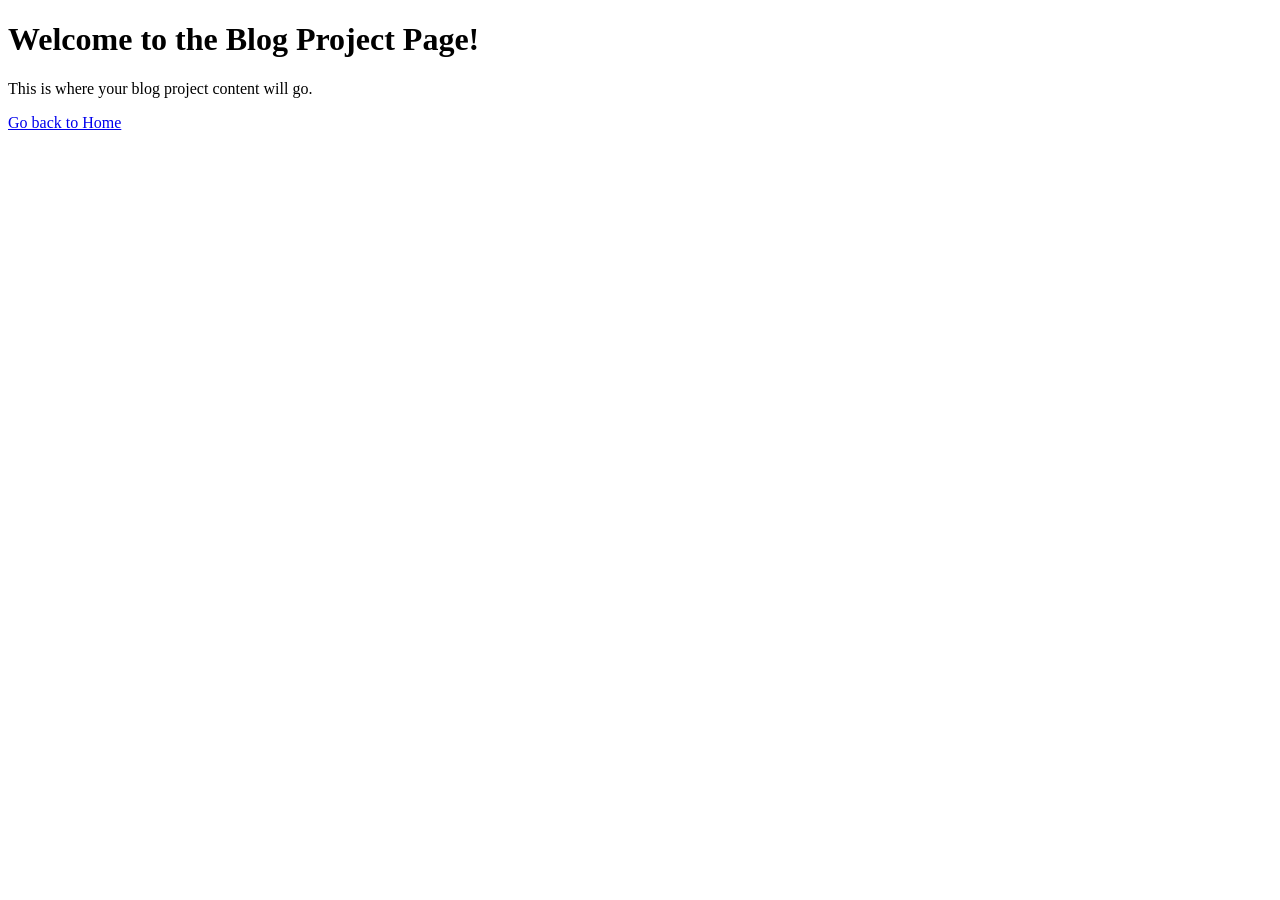
<file: convonet_assets/templates/blog_project.html>
<!DOCTYPE html>
<html lang="en">
<head>
    <meta charset="UTF-8">
    <meta name="viewport" content="width=device-width, initial-scale=1.0">
    <title>Blog Project</title>
</head>
<body>
    <h1>Welcome to the Blog Project Page!</h1>
    <p>This is where your blog project content will go.</p>
    <a href="{{ url_for('home') }}">Go back to Home</a>
</body>
</html>
</file>
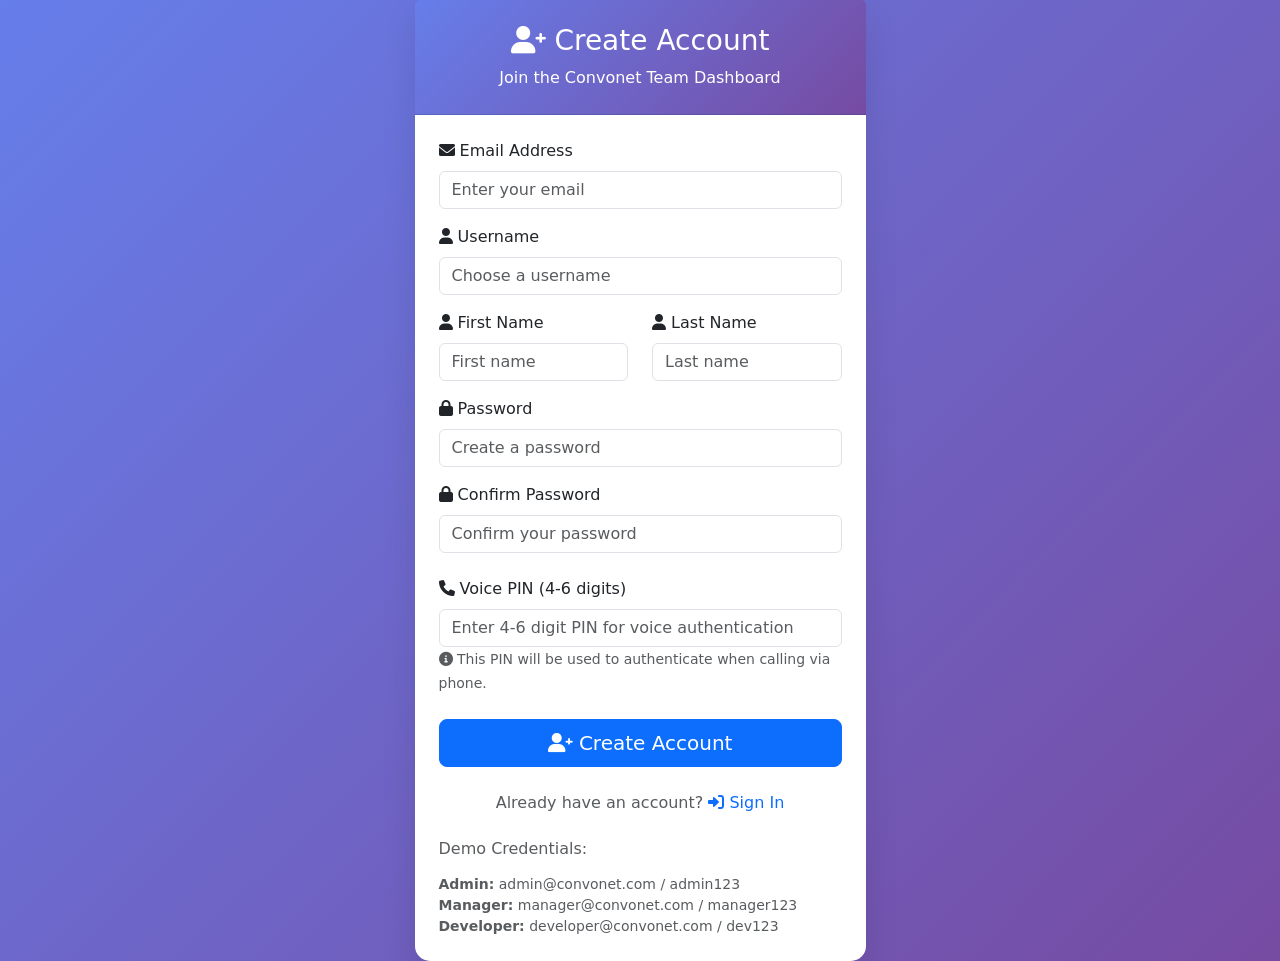
<file: convonet_assets/templates/register.html>
<!DOCTYPE html>
<html lang="en">
<head>
    <meta charset="UTF-8">
    <meta name="viewport" content="width=device-width, initial-scale=1.0">
    <title>Register - Convonet Team Dashboard</title>
    <link href="https://cdn.jsdelivr.net/npm/bootstrap@5.1.3/dist/css/bootstrap.min.css" rel="stylesheet">
    <link href="https://cdnjs.cloudflare.com/ajax/libs/font-awesome/6.0.0/css/all.min.css" rel="stylesheet">
    <style>
        body {
            background: linear-gradient(135deg, #667eea 0%, #764ba2 100%);
            min-height: 100vh;
            display: flex;
            align-items: center;
        }
        .register-card {
            box-shadow: 0 15px 35px rgba(0, 0, 0, 0.1);
            border-radius: 15px;
            border: none;
        }
        .register-header {
            background: linear-gradient(135deg, #667eea 0%, #764ba2 100%);
            color: white;
            border-radius: 15px 15px 0 0;
        }
    </style>
</head>
<body>
    <div class="container">
        <div class="row justify-content-center">
            <div class="col-md-6 col-lg-5">
                <div class="card register-card">
                    <div class="card-header register-header text-center py-4">
                        <h3><i class="fas fa-user-plus"></i> Create Account</h3>
                        <p class="mb-0">Join the Convonet Team Dashboard</p>
                    </div>
                    <div class="card-body p-4">
                        <form id="register-form">
                            <div class="mb-3">
                                <label for="email" class="form-label">
                                    <i class="fas fa-envelope"></i> Email Address
                                </label>
                                <input type="email" class="form-control" id="email" required 
                                       placeholder="Enter your email">
                            </div>
                            
                            <div class="mb-3">
                                <label for="username" class="form-label">
                                    <i class="fas fa-user"></i> Username
                                </label>
                                <input type="text" class="form-control" id="username" required 
                                       placeholder="Choose a username">
                            </div>
                            
                            <div class="row">
                                <div class="col-md-6">
                                    <div class="mb-3">
                                        <label for="first-name" class="form-label">
                                            <i class="fas fa-user"></i> First Name
                                        </label>
                                        <input type="text" class="form-control" id="first-name" required 
                                               placeholder="First name">
                                    </div>
                                </div>
                                <div class="col-md-6">
                                    <div class="mb-3">
                                        <label for="last-name" class="form-label">
                                            <i class="fas fa-user"></i> Last Name
                                        </label>
                                        <input type="text" class="form-control" id="last-name" required 
                                               placeholder="Last name">
                                    </div>
                                </div>
                            </div>
                            
                            <div class="mb-3">
                                <label for="password" class="form-label">
                                    <i class="fas fa-lock"></i> Password
                                </label>
                                <input type="password" class="form-control" id="password" required 
                                       placeholder="Create a password">
                            </div>
                            
                            <div class="mb-4">
                                <label for="confirm-password" class="form-label">
                                    <i class="fas fa-lock"></i> Confirm Password
                                </label>
                                <input type="password" class="form-control" id="confirm-password" required 
                                       placeholder="Confirm your password">
                            </div>
                            
                            <div class="mb-4">
                                <label for="voice-pin" class="form-label">
                                    <i class="fas fa-phone"></i> Voice PIN (4-6 digits)
                                </label>
                                <input type="text" class="form-control" id="voice-pin" 
                                       pattern="[0-9]{4,6}" 
                                       maxlength="6"
                                       placeholder="Enter 4-6 digit PIN for voice authentication"
                                       title="Enter a 4-6 digit PIN for voice authentication">
                                <small class="form-text text-muted">
                                    <i class="fas fa-info-circle"></i> This PIN will be used to authenticate when calling via phone.
                                </small>
                            </div>
                            
                            <div class="d-grid">
                                <button type="submit" class="btn btn-primary btn-lg">
                                    <i class="fas fa-user-plus"></i> Create Account
                                </button>
                            </div>
                        </form>
                        
                        <div class="text-center mt-4">
                            <p class="text-muted">
                                Already have an account? 
                                <a href="/team-dashboard" class="text-decoration-none">
                                    <i class="fas fa-sign-in-alt"></i> Sign In
                                </a>
                            </p>
                        </div>
                        
                        <div class="mt-4">
                            <h6 class="text-muted mb-3">Demo Credentials:</h6>
                            <div class="small text-muted">
                                <div><strong>Admin:</strong> admin@convonet.com / admin123</div>
                                <div><strong>Manager:</strong> manager@convonet.com / manager123</div>
                                <div><strong>Developer:</strong> developer@convonet.com / dev123</div>
                            </div>
                        </div>
                    </div>
                </div>
            </div>
        </div>
    </div>

    <script src="https://cdn.jsdelivr.net/npm/bootstrap@5.1.3/dist/js/bootstrap.bundle.min.js"></script>
    <script>
        document.getElementById('register-form').addEventListener('submit', async function(e) {
            e.preventDefault();
            
            const email = document.getElementById('email').value;
            const username = document.getElementById('username').value;
            const firstName = document.getElementById('first-name').value;
            const lastName = document.getElementById('last-name').value;
            const password = document.getElementById('password').value;
            const confirmPassword = document.getElementById('confirm-password').value;
            const voicePin = document.getElementById('voice-pin').value;
            
            // Validation
            if (!email || !username || !firstName || !lastName || !password) {
                showAlert('Please fill in all required fields', 'warning');
                return;
            }
            
            if (password !== confirmPassword) {
                showAlert('Passwords do not match', 'danger');
                return;
            }
            
            if (password.length < 6) {
                showAlert('Password must be at least 6 characters long', 'warning');
                return;
            }
            
            // Validate PIN if provided
            if (voicePin && (voicePin.length < 4 || voicePin.length > 6 || !/^\d+$/.test(voicePin))) {
                showAlert('Voice PIN must be 4-6 digits', 'warning');
                return;
            }
            
            // Show loading state
            const submitBtn = document.querySelector('button[type="submit"]');
            const originalText = submitBtn.innerHTML;
            submitBtn.innerHTML = '<i class="fas fa-spinner fa-spin"></i> Creating Account...';
            submitBtn.disabled = true;
            
            try {
                const response = await fetch('/anthropic/api/auth/register', {
                    method: 'POST',
                    headers: {
                        'Content-Type': 'application/json'
                    },
                    body: JSON.stringify({
                        email,
                        username,
                        first_name: firstName,
                        last_name: lastName,
                        password,
                        voice_pin: voicePin || null
                    })
                });
                
                const data = await response.json();
                
                if (response.ok) {
                    showAlert('Account created successfully! Redirecting to login...', 'success');
                    setTimeout(() => {
                        window.location.href = '/team-dashboard';
                    }, 2000);
                } else {
                    showAlert('Registration failed: ' + data.error, 'danger');
                }
            } catch (error) {
                showAlert('Registration error: ' + error.message, 'danger');
            } finally {
                // Reset button
                submitBtn.innerHTML = originalText;
                submitBtn.disabled = false;
            }
        });
        
        function showAlert(message, type) {
            // Remove existing alerts
            const existingAlerts = document.querySelectorAll('.alert');
            existingAlerts.forEach(alert => alert.remove());
            
            // Create new alert
            const alertDiv = document.createElement('div');
            alertDiv.className = `alert alert-${type} alert-dismissible fade show`;
            alertDiv.innerHTML = `
                ${message}
                <button type="button" class="btn-close" data-bs-dismiss="alert"></button>
            `;
            
            // Insert alert at the top of the form
            const form = document.getElementById('register-form');
            form.parentNode.insertBefore(alertDiv, form);
            
            // Auto-dismiss after 5 seconds
            setTimeout(() => {
                if (alertDiv.parentNode) {
                    alertDiv.remove();
                }
            }, 5000);
        }
        
        // Password strength indicator
        document.getElementById('password').addEventListener('input', function() {
            const password = this.value;
            const strength = getPasswordStrength(password);
            // You could add a visual strength indicator here
        });
        
        function getPasswordStrength(password) {
            let strength = 0;
            if (password.length >= 8) strength++;
            if (/[A-Z]/.test(password)) strength++;
            if (/[a-z]/.test(password)) strength++;
            if (/[0-9]/.test(password)) strength++;
            if (/[^A-Za-z0-9]/.test(password)) strength++;
            return strength;
        }
    </script>
</body>
</html>
</file>
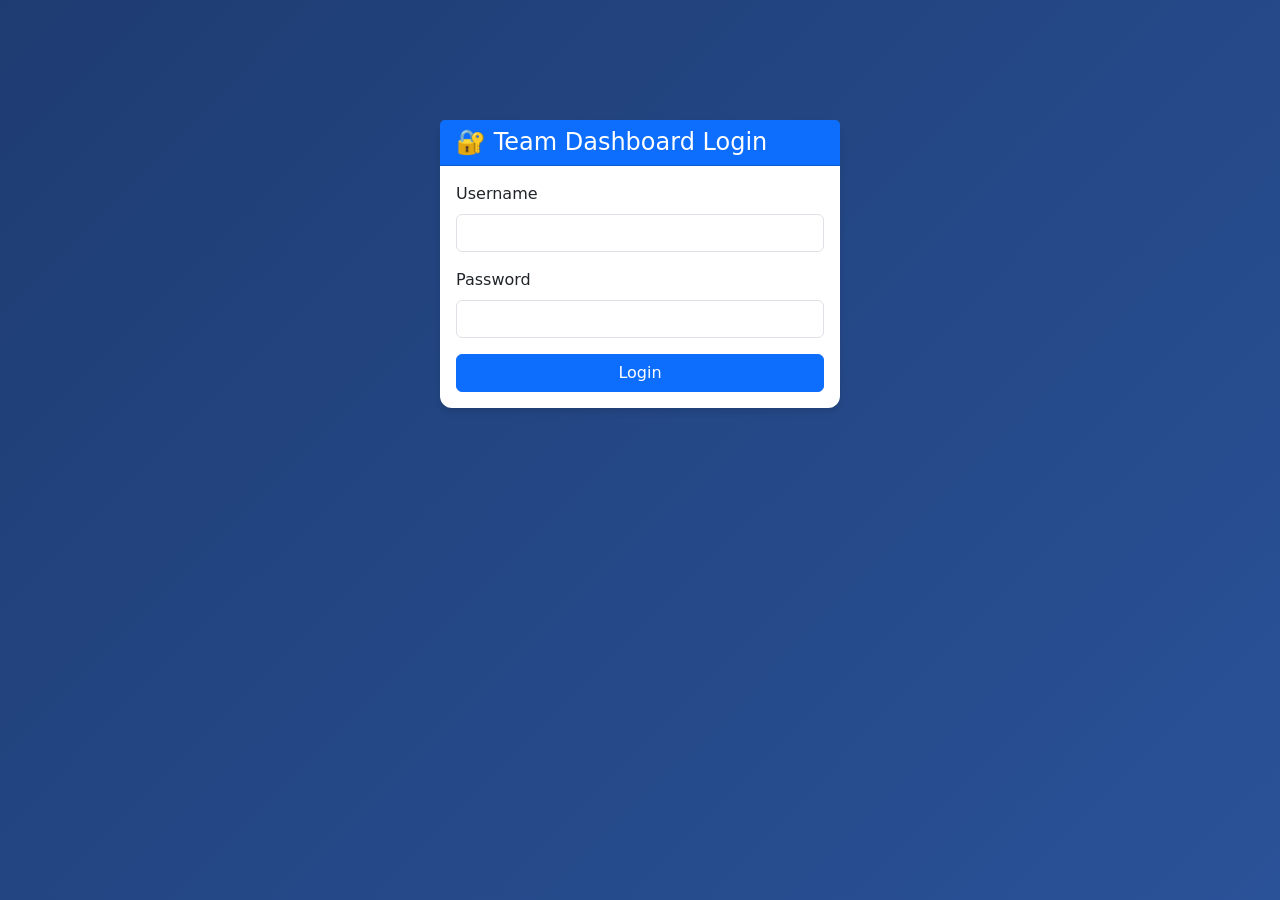
<file: convonet_assets/templates/team_dashboard.html>
<!DOCTYPE html>
<html lang="en">
<head>
    <meta charset="UTF-8">
    <meta name="viewport" content="width=device-width, initial-scale=1.0">
    <title>Team Dashboard - Convonet</title>
    <link href="https://cdn.jsdelivr.net/npm/bootstrap@5.3.0/dist/css/bootstrap.min.css" rel="stylesheet">
    <style>
        body {
            background: linear-gradient(135deg, #1e3c72 0%, #2a5298 100%);
            min-height: 100vh;
            padding: 20px 0;
        }
        
        .dashboard-container {
            max-width: 1400px;
            margin: 0 auto;
        }
        
        .card {
            border: none;
            border-radius: 12px;
            box-shadow: 0 4px 6px rgba(0, 0, 0, 0.1);
            margin-bottom: 20px;
        }
        
        .login-card {
            max-width: 400px;
            margin: 100px auto;
        }
        
        .team-selector {
            background: #f8f9fa;
            padding: 15px;
            border-radius: 8px;
            margin-bottom: 20px;
        }
        
        .todo-item, .calendar-item {
            border-left: 4px solid #007bff;
            padding: 10px;
            margin-bottom: 10px;
            background: #f8f9fa;
            border-radius: 0 8px 8px 0;
        }
        
        .calendar-item {
            border-left-color: #28a745;
        }
        
        .team-member {
            display: flex;
            align-items: center;
            padding: 10px;
            border-bottom: 1px solid #e9ecef;
        }
        
        .team-member:last-child {
            border-bottom: none;
        }
        
        .member-avatar {
            width: 40px;
            height: 40px;
            border-radius: 50%;
            background: #007bff;
            color: white;
            display: flex;
            align-items: center;
            justify-content: center;
            font-weight: bold;
            margin-right: 10px;
        }
        
        .status-badge {
            font-size: 12px;
            padding: 4px 8px;
            border-radius: 20px;
        }
        
        .status-online {
            background: #d4edda;
            color: #155724;
        }
        
        .status-offline {
            background: #f8d7da;
            color: #721c24;
        }
        
        .chat-message {
            padding: 10px;
            margin-bottom: 10px;
            background: #f8f9fa;
            border-radius: 8px;
        }
        
        .chat-message.own {
            background: #007bff;
            color: white;
            margin-left: 20%;
        }
        
        .token-display {
            font-family: monospace;
            font-size: 11px;
            word-break: break-all;
            background: #f8f9fa;
            padding: 10px;
            border-radius: 4px;
        }
    </style>
</head>
<body>
    <div class="dashboard-container">
        <!-- Login Section -->
        <div id="loginSection" class="login-card">
            <div class="card">
                <div class="card-header bg-primary text-white">
                    <h4 class="mb-0">🔐 Team Dashboard Login</h4>
                </div>
                <div class="card-body">
                    <form id="loginForm">
                        <div class="mb-3">
                            <label class="form-label">Username</label>
                            <input type="text" class="form-control" id="username" required>
                        </div>
                        <div class="mb-3">
                            <label class="form-label">Password</label>
                            <input type="password" class="form-control" id="password" required>
                        </div>
                        <button type="submit" class="btn btn-primary w-100">Login</button>
                    </form>
                    <div id="loginError" class="alert alert-danger mt-3 d-none"></div>
                </div>
            </div>
        </div>
        
        <!-- Main Dashboard -->
        <div id="dashboardSection" style="display: none;">
            <!-- Header -->
            <div class="card">
                <div class="card-body d-flex justify-content-between align-items-center">
                    <h2 class="mb-0">👥 Team Dashboard</h2>
                    <div>
                        <span id="currentUser" class="me-3"></span>
                        <button class="btn btn-outline-danger btn-sm" onclick="logout()">Logout</button>
                    </div>
                </div>
            </div>
            
            <!-- Team Selector -->
            <div class="team-selector">
                <div class="row align-items-center">
                    <div class="col-md-6">
                        <select id="teamSelect" class="form-select" onchange="changeTeam()">
                            <option value="">Select a team...</option>
                        </select>
                    </div>
                    <div class="col-md-6">
                        <button class="btn btn-success me-2" onclick="showCreateTeamModal()">+ Create Team</button>
                        <button class="btn btn-primary" onclick="showAddMemberModal()">+ Add Member</button>
                    </div>
                </div>
            </div>
            
            <!-- Dashboard Content -->
            <div class="row">
                <!-- Team Members -->
                <div class="col-md-4">
                    <div class="card">
                        <div class="card-header bg-info text-white">
                            <h5 class="mb-0">👥 Team Members</h5>
                        </div>
                        <div class="card-body" id="teamMembers">
                            <!-- Members will be loaded here -->
                        </div>
                    </div>
                    
                    <!-- Team Chat -->
                    <div class="card">
                        <div class="card-header bg-secondary text-white">
                            <h5 class="mb-0">💬 Team Chat</h5>
                        </div>
                        <div class="card-body" style="height: 300px; overflow-y: auto;" id="chatMessages">
                            <!-- Chat messages -->
                        </div>
                        <div class="card-footer">
                            <div class="input-group">
                                <input type="text" class="form-control" id="chatInput" placeholder="Type message...">
                                <button class="btn btn-primary" onclick="sendChatMessage()">Send</button>
                            </div>
                        </div>
                    </div>
                </div>
                
                <!-- Todo List -->
                <div class="col-md-4">
                    <div class="card">
                        <div class="card-header bg-warning text-dark">
                            <h5 class="mb-0">📝 Team Tasks</h5>
                        </div>
                        <div class="card-body">
                            <div class="input-group mb-3">
                                <input type="text" class="form-control" id="newTask" placeholder="Add new task...">
                                <button class="btn btn-warning" onclick="addTask()">Add</button>
                            </div>
                            <div id="todoList">
                                <!-- Tasks will be loaded here -->
                            </div>
                        </div>
                    </div>
                    
                    <!-- Calendar Events -->
                    <div class="card">
                        <div class="card-header bg-success text-white">
                            <h5 class="mb-0">📅 Upcoming Events</h5>
                        </div>
                        <div class="card-body" id="calendarEvents">
                            <!-- Events will be loaded here -->
                        </div>
                    </div>
                </div>
                
                <!-- API Status & Tokens -->
                <div class="col-md-4">
                    <div class="card">
                        <div class="card-header bg-dark text-white">
                            <h5 class="mb-0">🔧 API Status</h5>
                        </div>
                        <div class="card-body">
                            <div class="mb-3">
                                <h6>Connection Status</h6>
                                <span id="apiStatus" class="badge bg-secondary">Checking...</span>
                            </div>
                            <div class="mb-3">
                                <h6>Authentication Token</h6>
                                <div id="tokenDisplay" class="token-display">Not logged in</div>
                            </div>
                            <div class="mb-3">
                                <h6>Refresh Token</h6>
                                <div id="refreshTokenDisplay" class="token-display">Not available</div>
                            </div>
                            <button class="btn btn-outline-primary btn-sm" onclick="refreshToken()">Refresh Token</button>
                        </div>
                    </div>
                    
                    <!-- Quick Actions -->
                    <div class="card">
                        <div class="card-header bg-primary text-white">
                            <h5 class="mb-0">⚡ Quick Actions</h5>
                        </div>
                        <div class="card-body">
                            <button class="btn btn-primary w-100 mb-2" onclick="syncWithCalendar()">Sync Calendar</button>
                            <button class="btn btn-info w-100 mb-2" onclick="loadTeamAnalytics()">View Analytics</button>
                            <button class="btn btn-warning w-100" onclick="exportTeamData()">Export Data</button>
                        </div>
                    </div>
                </div>
            </div>
        </div>
    </div>
    
    <!-- Create Team Modal -->
    <div class="modal fade" id="createTeamModal" tabindex="-1">
        <div class="modal-dialog">
            <div class="modal-content">
                <div class="modal-header">
                    <h5 class="modal-title">Create New Team</h5>
                    <button type="button" class="btn-close" data-bs-dismiss="modal"></button>
                </div>
                <div class="modal-body">
                    <input type="text" class="form-control" id="teamName" placeholder="Team name">
                </div>
                <div class="modal-footer">
                    <button type="button" class="btn btn-secondary" data-bs-dismiss="modal">Cancel</button>
                    <button type="button" class="btn btn-primary" onclick="createTeam()">Create</button>
                </div>
            </div>
        </div>
    </div>
    
    <!-- Add Member Modal -->
    <div class="modal fade" id="addMemberModal" tabindex="-1">
        <div class="modal-dialog">
            <div class="modal-content">
                <div class="modal-header">
                    <h5 class="modal-title">Add Team Member</h5>
                    <button type="button" class="btn-close" data-bs-dismiss="modal"></button>
                </div>
                <div class="modal-body">
                    <input type="email" class="form-control mb-2" id="memberEmail" placeholder="Email address">
                    <input type="text" class="form-control" id="memberRole" placeholder="Role (optional)">
                </div>
                <div class="modal-footer">
                    <button type="button" class="btn btn-secondary" data-bs-dismiss="modal">Cancel</button>
                    <button type="button" class="btn btn-primary" onclick="addMember()">Add Member</button>
                </div>
            </div>
        </div>
    </div>
    
    <script src="https://cdn.jsdelivr.net/npm/bootstrap@5.3.0/dist/js/bootstrap.bundle.min.js"></script>
    <script>
        let authToken = null;
        let refreshToken = null;
        let currentTeamId = null;
        
        // Initialize
        document.addEventListener('DOMContentLoaded', function() {
            checkApiStatus();
            
            // Login form handler
            document.getElementById('loginForm').addEventListener('submit', async function(e) {
                e.preventDefault();
                await login();
            });
        });
        
        async function checkApiStatus() {
            try {
                const response = await fetch('/api/health');
                if (response.ok) {
                    document.getElementById('apiStatus').textContent = 'Online';
                    document.getElementById('apiStatus').className = 'badge bg-success';
                }
            } catch {
                document.getElementById('apiStatus').textContent = 'Offline';
                document.getElementById('apiStatus').className = 'badge bg-danger';
            }
        }
        
        async function login() {
            const username = document.getElementById('username').value;
            const password = document.getElementById('password').value;
            
            try {
                const response = await fetch('/api/auth/login', {
                    method: 'POST',
                    headers: { 'Content-Type': 'application/json' },
                    body: JSON.stringify({ username, password })
                });
                
                const data = await response.json();
                
                if (data.success) {
                    authToken = data.access_token;
                    refreshToken = data.refresh_token;
                    document.getElementById('tokenDisplay').textContent = authToken;
                    document.getElementById('refreshTokenDisplay').textContent = refreshToken;
                    document.getElementById('currentUser').textContent = `Welcome, ${username}`;
                    
                    document.getElementById('loginSection').style.display = 'none';
                    document.getElementById('dashboardSection').style.display = 'block';
                    
                    await loadTeams();
                } else {
                    showLoginError(data.message || 'Login failed');
                }
            } catch (error) {
                showLoginError('Connection error');
            }
        }
        
        function showLoginError(message) {
            const errorDiv = document.getElementById('loginError');
            errorDiv.textContent = message;
            errorDiv.classList.remove('d-none');
        }
        
        function logout() {
            authToken = null;
            refreshToken = null;
            currentTeamId = null;
            document.getElementById('loginSection').style.display = 'block';
            document.getElementById('dashboardSection').style.display = 'none';
        }
        
        async function loadTeams() {
            try {
                const response = await fetch('/api/teams', {
                    headers: { 'Authorization': `Bearer ${authToken}` }
                });
                const data = await response.json();
                
                const select = document.getElementById('teamSelect');
                select.innerHTML = '<option value="">Select a team...</option>';
                
                data.teams.forEach(team => {
                    const option = document.createElement('option');
                    option.value = team.id;
                    option.textContent = team.name;
                    select.appendChild(option);
                });
            } catch (error) {
                console.error('Error loading teams:', error);
            }
        }
        
        async function changeTeam() {
            currentTeamId = document.getElementById('teamSelect').value;
            if (currentTeamId) {
                await loadTeamMembers();
                await loadTasks();
                await loadEvents();
            }
        }
        
        async function loadTeamMembers() {
            try {
                const response = await fetch(`/api/teams/${currentTeamId}/members`, {
                    headers: { 'Authorization': `Bearer ${authToken}` }
                });
                const data = await response.json();
                
                const container = document.getElementById('teamMembers');
                container.innerHTML = data.members.map(member => `
                    <div class="team-member">
                        <div class="member-avatar">${member.name[0].toUpperCase()}</div>
                        <div>
                            <div>${member.name}</div>
                            <small class="text-muted">${member.role || 'Member'}</small>
                        </div>
                        <span class="status-badge status-${member.status} ms-auto">${member.status}</span>
                    </div>
                `).join('');
            } catch (error) {
                console.error('Error loading members:', error);
            }
        }
        
        async function loadTasks() {
            try {
                const response = await fetch(`/api/teams/${currentTeamId}/tasks`, {
                    headers: { 'Authorization': `Bearer ${authToken}` }
                });
                const data = await response.json();
                
                const container = document.getElementById('todoList');
                container.innerHTML = data.tasks.map(task => `
                    <div class="todo-item">
                        <div><strong>${task.title}</strong></div>
                        <small class="text-muted">${task.assigned_to || 'Unassigned'} • ${task.due_date || 'No due date'}</small>
                    </div>
                `).join('');
            } catch (error) {
                console.error('Error loading tasks:', error);
            }
        }
        
        async function loadEvents() {
            try {
                const response = await fetch(`/api/teams/${currentTeamId}/events`, {
                    headers: { 'Authorization': `Bearer ${authToken}` }
                });
                const data = await response.json();
                
                const container = document.getElementById('calendarEvents');
                container.innerHTML = data.events.map(event => `
                    <div class="calendar-item">
                        <div><strong>${event.title}</strong></div>
                        <small class="text-muted">${event.date} • ${event.time}</small>
                    </div>
                `).join('');
            } catch (error) {
                console.error('Error loading events:', error);
            }
        }
        
        async function addTask() {
            const taskTitle = document.getElementById('newTask').value;
            if (!taskTitle || !currentTeamId) return;
            
            try {
                await fetch(`/api/teams/${currentTeamId}/tasks`, {
                    method: 'POST',
                    headers: { 
                        'Authorization': `Bearer ${authToken}`,
                        'Content-Type': 'application/json'
                    },
                    body: JSON.stringify({ title: taskTitle })
                });
                
                document.getElementById('newTask').value = '';
                await loadTasks();
            } catch (error) {
                console.error('Error adding task:', error);
            }
        }
        
        function showCreateTeamModal() {
            new bootstrap.Modal(document.getElementById('createTeamModal')).show();
        }
        
        function showAddMemberModal() {
            new bootstrap.Modal(document.getElementById('addMemberModal')).show();
        }
        
        async function createTeam() {
            const name = document.getElementById('teamName').value;
            if (!name) return;
            
            try {
                await fetch('/api/teams', {
                    method: 'POST',
                    headers: { 
                        'Authorization': `Bearer ${authToken}`,
                        'Content-Type': 'application/json'
                    },
                    body: JSON.stringify({ name })
                });
                
                bootstrap.Modal.getInstance(document.getElementById('createTeamModal')).hide();
                await loadTeams();
            } catch (error) {
                console.error('Error creating team:', error);
            }
        }
        
        async function addMember() {
            const email = document.getElementById('memberEmail').value;
            const role = document.getElementById('memberRole').value;
            if (!email || !currentTeamId) return;
            
            try {
                await fetch(`/api/teams/${currentTeamId}/members`, {
                    method: 'POST',
                    headers: { 
                        'Authorization': `Bearer ${authToken}`,
                        'Content-Type': 'application/json'
                    },
                    body: JSON.stringify({ email, role })
                });
                
                bootstrap.Modal.getInstance(document.getElementById('addMemberModal')).hide();
                await loadTeamMembers();
            } catch (error) {
                console.error('Error adding member:', error);
            }
        }
        
        async function refreshToken() {
            try {
                const response = await fetch('/api/auth/refresh', {
                    method: 'POST',
                    headers: { 'Authorization': `Bearer ${refreshToken}` }
                });
                const data = await response.json();
                if (data.success) {
                    authToken = data.access_token;
                    document.getElementById('tokenDisplay').textContent = authToken;
                }
            } catch (error) {
                console.error('Error refreshing token:', error);
            }
        }
        
        function sendChatMessage() {
            const message = document.getElementById('chatInput').value;
            if (!message) return;
            
            const chatContainer = document.getElementById('chatMessages');
            chatContainer.innerHTML += `
                <div class="chat-message own">
                    <div>${message}</div>
                    <small>${new Date().toLocaleTimeString()}</small>
                </div>
            `;
            
            document.getElementById('chatInput').value = '';
            chatContainer.scrollTop = chatContainer.scrollHeight;
        }
        
        // Placeholder functions for quick actions
        function syncWithCalendar() {
            alert('Calendar sync initiated');
        }
        
        function loadTeamAnalytics() {
            alert('Loading analytics...');
        }
        
        function exportTeamData() {
            alert('Exporting team data...');
        }
    </script>
</body>
</html>
</file>
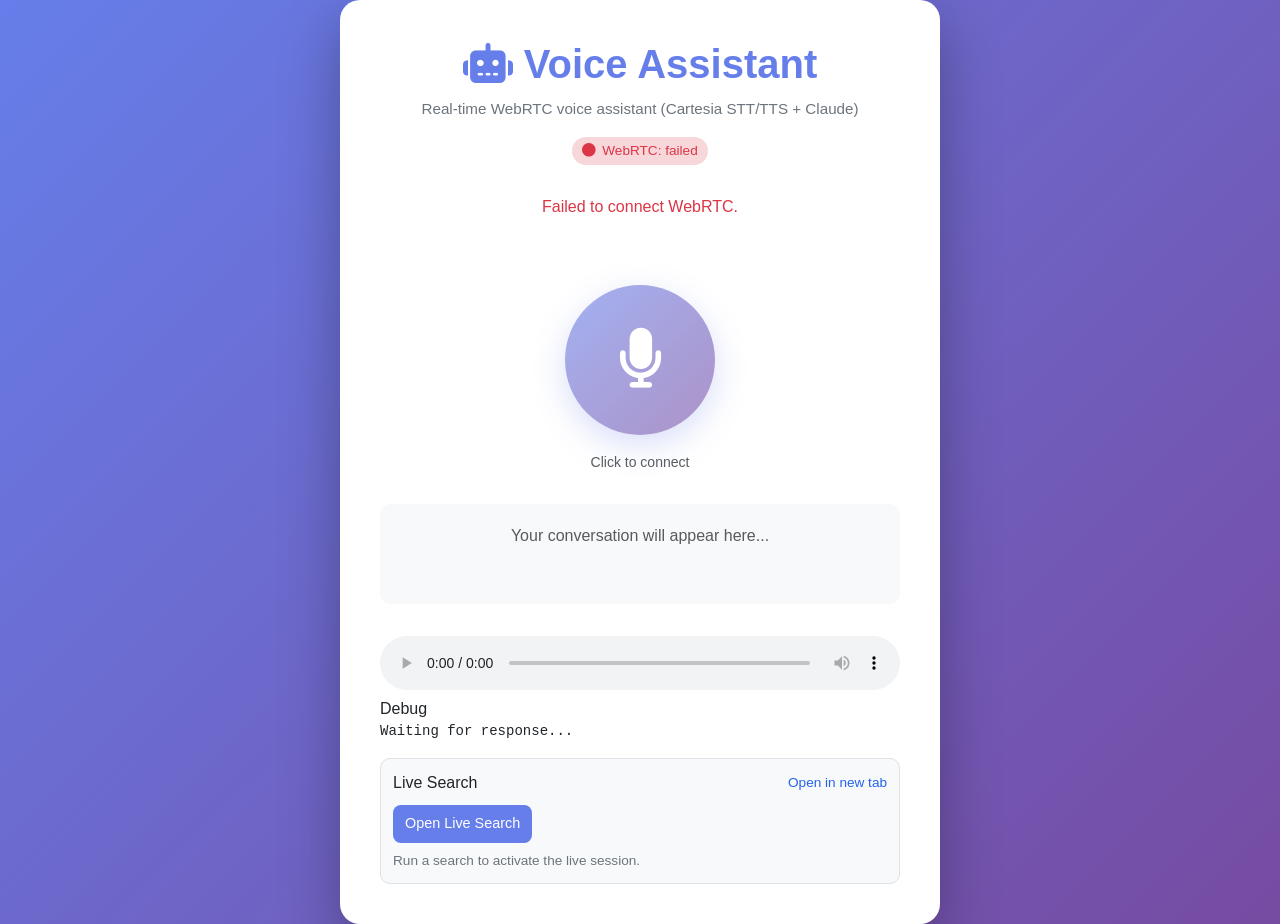
<file: convonet_assets/templates/voice_assistant.html>
<!DOCTYPE html>
<html lang="en">
<head>
    <meta charset="UTF-8">
    <meta name="viewport" content="width=device-width, initial-scale=1.0">
    <title>Voice Assistant - LiveKit</title>
    <link href="https://cdn.jsdelivr.net/npm/bootstrap@5.3.0/dist/css/bootstrap.min.css" rel="stylesheet">
    <link rel="stylesheet" href="https://cdnjs.cloudflare.com/ajax/libs/font-awesome/6.4.0/css/all.min.css">
    <style>
        body {
            background: linear-gradient(135deg, #667eea 0%, #764ba2 100%);
            min-height: 100vh;
            display: flex;
            align-items: center;
            justify-content: center;
            font-family: 'Segoe UI', Tahoma, Geneva, Verdana, sans-serif;
        }
        .voice-container {
            background: white;
            border-radius: 20px;
            padding: 40px;
            box-shadow: 0 20px 60px rgba(0,0,0,0.3);
            max-width: 600px;
            width: 100%;
        }
        .voice-header {
            text-align: center;
            margin-bottom: 30px;
        }
        .voice-header h1 {
            color: #667eea;
            font-weight: bold;
            margin-bottom: 10px;
        }
        .voice-header p {
            color: #6c757d;
            font-size: 0.95rem;
        }
        .voice-controls {
            text-align: center;
            margin: 30px 0;
        }
        .mic-button {
            width: 150px;
            height: 150px;
            border-radius: 50%;
            border: none;
            background: linear-gradient(135deg, #667eea 0%, #764ba2 100%);
            color: white;
            font-size: 60px;
            box-shadow: 0 10px 30px rgba(102, 126, 234, 0.4);
            transition: all 0.3s ease;
            cursor: pointer;
            position: relative;
            overflow: hidden;
        }
        .mic-button:hover:not(:disabled) {
            transform: scale(1.05);
            box-shadow: 0 15px 40px rgba(102, 126, 234, 0.6);
        }
        .mic-button:active:not(:disabled) {
            transform: scale(0.95);
        }
        .mic-button.recording {
            background: linear-gradient(135deg, #f093fb 0%, #f5576c 100%);
            animation: pulse 1.5s infinite;
        }
        .mic-button.processing {
            background: linear-gradient(135deg, #4facfe 0%, #00f2fe 100%);
        }
        .mic-button:disabled {
            opacity: 0.6;
            cursor: not-allowed;
        }
        @keyframes pulse {
            0%, 100% { transform: scale(1); }
            50% { transform: scale(1.1); }
        }
        .status-message {
            text-align: center;
            margin: 20px 0;
            min-height: 30px;
            font-weight: 500;
        }
        .status-message.info { color: #0dcaf0; }
        .status-message.success { color: #198754; }
        .status-message.error { color: #dc3545; }
        .status-timer {
            text-align: center;
            font-size: 0.9rem;
            color: #6c757d;
            margin-top: -10px;
            min-height: 20px;
        }
        .transcript-box {
            background: #f8f9fa;
            border-radius: 10px;
            padding: 20px;
            margin: 20px 0;
            min-height: 100px;
            max-height: 300px;
            overflow-y: auto;
        }
        .results-panel {
            background: #f8f9fa;
            border-radius: 10px;
            padding: 12px;
            margin-top: 16px;
            border: 1px solid #dee2e6;
        }
        .browser-panel {
            background: #f8f9fa;
            border-radius: 10px;
            padding: 12px;
            margin-top: 16px;
            border: 1px solid #dee2e6;
        }
        .browser-frame {
            display: none;
        }
        .browser-open-btn {
            display: inline-block;
            padding: 8px 12px;
            background: #667eea;
            color: #fff;
            border-radius: 8px;
            text-decoration: none;
            font-size: 0.9rem;
        }
        .browser-link {
            font-size: 0.85rem;
            color: #2563eb;
            text-decoration: none;
        }
        .results-header {
            display: flex;
            align-items: center;
            justify-content: space-between;
            margin-bottom: 10px;
        }
        .results-badge {
            background: #e0e7ff;
            color: #3730a3;
            border-radius: 999px;
            padding: 4px 10px;
            font-size: 0.8rem;
            font-weight: 600;
        }
        .result-card {
            background: #ffffff;
            border: 1px solid #e5e7eb;
            border-radius: 10px;
            padding: 12px;
            margin-bottom: 10px;
        }
        .result-title {
            font-weight: 600;
            color: #1f2937;
            margin-bottom: 6px;
        }
        .result-link {
            font-size: 0.85rem;
            color: #2563eb;
            text-decoration: none;
        }
        .result-snippet {
            margin-top: 8px;
            color: #4b5563;
            font-size: 0.9rem;
        }
        .transcript-item {
            margin-bottom: 15px;
            padding: 10px;
            border-radius: 8px;
        }
        .transcript-item.user {
            background: #e3f2fd;
            text-align: right;
        }
        .transcript-item.agent {
            background: #f3e5f5;
            text-align: left;
        }
        .transcript-label {
            font-weight: bold;
            font-size: 0.85rem;
            margin-bottom: 5px;
        }
        .user .transcript-label { color: #1976d2; }
        .agent .transcript-label { color: #7b1fa2; }
        .livekit-status {
            display: inline-flex;
            align-items: center;
            gap: 6px;
            font-size: 0.85rem;
            padding: 4px 10px;
            border-radius: 999px;
            background: #f1f3f5;
            color: #6c757d;
        }
        .livekit-status.online {
            background: #e6f4ea;
            color: #198754;
        }
        .livekit-status.connecting {
            background: #fff3cd;
            color: #b58100;
        }
        .livekit-status.offline {
            background: #f8d7da;
            color: #dc3545;
        }
        audio {
            width: 100%;
            margin-top: 12px;
        }
    </style>
</head>
<body>
    <div class="voice-container">
        <div class="voice-header">
            <h1><i class="fas fa-robot"></i> Voice Assistant</h1>
            <p>Real-time WebRTC voice assistant (Cartesia STT/TTS + Claude)</p>
            <div class="livekit-status offline" id="webrtcStatus">
                <i class="fas fa-circle"></i>
                <span>WebRTC: disconnected</span>
            </div>
        </div>

        <div class="status-message" id="statusMessage"></div>
        <div class="status-timer" id="statusTimer"></div>

        <div class="voice-controls">
            <button class="mic-button" id="micButton" disabled>
                <i class="fas fa-microphone" id="micIcon"></i>
            </button>
            <div style="margin-top: 15px;">
                <small id="micLabel" class="text-muted">Click to connect</small>
            </div>
        </div>

        <div class="transcript-box" id="transcriptBox">
            <p class="text-muted text-center">Your conversation will appear here...</p>
        </div>

        <audio id="audio" controls></audio>
        <div class="debug-panel" id="debugPanel">
            <div class="debug-title">Debug</div>
            <pre id="debugText">Waiting for response...</pre>
        </div>
        <div class="results-panel" id="resultsPanel" style="display:none;">
            <div class="results-header">
                <div class="debug-title">Search Results</div>
                <div class="results-badge" id="resultsBadge">0</div>
            </div>
            <div id="resultsList"></div>
        </div>
        <div class="browser-panel" id="browserPanel">
            <div class="results-header">
                <div class="debug-title">Live Search</div>
                <a class="browser-link" id="browserLink" href="#" target="_blank" rel="noopener noreferrer">Open in new tab</a>
            </div>
            <div style="margin-top: 8px;">
                <a class="browser-open-btn" id="browserOpenBtn" href="#" target="_blank" rel="noopener noreferrer">
                    Open Live Search
                </a>
            </div>
            <div id="browserHint" style="margin-top: 8px; color: #6c757d; font-size: 0.85rem;">
                Run a search to activate the live session.
            </div>
        </div>
    </div>

    <script>
        const micButton = document.getElementById('micButton');
        const micIcon = document.getElementById('micIcon');
        const micLabel = document.getElementById('micLabel');
        const statusMessage = document.getElementById('statusMessage');
        const transcriptBox = document.getElementById('transcriptBox');
        const audioEl = document.getElementById('audio');
        const debugText = document.getElementById('debugText');
        const resultsPanel = document.getElementById('resultsPanel');
        const resultsList = document.getElementById('resultsList');
        const resultsBadge = document.getElementById('resultsBadge');
        const browserPanel = document.getElementById('browserPanel');
        const browserLink = document.getElementById('browserLink');
        const browserOpenBtn = document.getElementById('browserOpenBtn');
        const browserHint = document.getElementById('browserHint');
        const webrtcStatus = document.getElementById('webrtcStatus');
        const statusTimer = document.getElementById('statusTimer');

        let pc = null;
        let dataChannel = null;
        let localStream = null;
        let isRecording = false;
        let isProcessing = false;
        let processingOsc = null;
        let processingCtx = null;
        let processingAudio = null;
        let lastAnnouncedPhase = null;
        let timerInterval = null;
        let timerStart = null;
        let hasGreeted = false;

        function stopPlayback() {
            if (!audioEl.src) return;
            try {
                audioEl.pause();
                audioEl.currentTime = 0;
            } catch (_) {}
        }

        function announce(message) {
            if (!('speechSynthesis' in window)) return;
            try {
                window.speechSynthesis.cancel();
                const utterance = new SpeechSynthesisUtterance(message);
                utterance.rate = 1.0;
                utterance.pitch = 1.0;
                utterance.volume = 0.9;
                window.speechSynthesis.speak(utterance);
            } catch (_) {}
        }

        function stopAnnouncements() {
            if (!('speechSynthesis' in window)) return;
            try {
                window.speechSynthesis.cancel();
            } catch (_) {}
        }

        function startProcessingSound() {
            try {
                if (!processingAudio) {
                    processingAudio = new Audio('/call-center/static/audio/processing.mp3');
                    processingAudio.loop = true;
                    processingAudio.volume = 0.2;
                    processingAudio.addEventListener('error', () => {
                        processingAudio = null;
                    }, { once: true });
                }
                if (processingAudio) {
                    processingAudio.play().catch(() => {
                        // fallback to oscillator
                    });
                    return;
                }
                if (!processingCtx) {
                    processingCtx = new (window.AudioContext || window.webkitAudioContext)();
                }
                if (processingCtx.state === 'suspended') {
                    processingCtx.resume();
                }
                if (processingOsc) return;
                const osc = processingCtx.createOscillator();
                const gain = processingCtx.createGain();
                osc.type = 'sine';
                osc.frequency.value = 440;
                gain.gain.value = 0.02;
                osc.connect(gain);
                gain.connect(processingCtx.destination);
                osc.start();
                processingOsc = { osc, gain };
            } catch (_) {}
        }

        function stopProcessingSound() {
            if (processingAudio) {
                try {
                    processingAudio.pause();
                    processingAudio.currentTime = 0;
                } catch (_) {}
            }
            if (!processingOsc) return;
            try {
                processingOsc.osc.stop();
                processingOsc.osc.disconnect();
                processingOsc.gain.disconnect();
            } catch (_) {}
            processingOsc = null;
        }

        function startTimer() {
            if (timerInterval) return;
            timerStart = Date.now();
            statusTimer.textContent = 'Elapsed: 0s';
            timerInterval = setInterval(() => {
                const seconds = Math.floor((Date.now() - timerStart) / 1000);
                statusTimer.textContent = `Elapsed: ${seconds}s`;
            }, 500);
        }

        function stopTimer() {
            if (timerInterval) {
                clearInterval(timerInterval);
                timerInterval = null;
            }
            timerStart = null;
            statusTimer.textContent = '';
        }

        function setStatus(message, type = 'info') {
            statusMessage.textContent = message;
            statusMessage.className = `status-message ${type}`;
            const lower = String(message || '').toLowerCase();
            if (lower.includes('transcribing') && lastAnnouncedPhase !== 'transcribing') {
                lastAnnouncedPhase = 'transcribing';
                announce('Please wait while I transcribe your message.');
            }
            if ((lower.includes('processing') || lower.includes('searching')) && lastAnnouncedPhase !== 'processing') {
                lastAnnouncedPhase = 'processing';
                announce('Please wait while I check and search.');
            }
            if (lower.includes('transcribing') || lower.includes('processing') || lower.includes('searching')) {
                startTimer();
            } else {
                stopTimer();
            }
        }

        function setDebug(info) {
            debugText.textContent = JSON.stringify(info, null, 2);
        }

        function setWebrtcStatus(state, message) {
            webrtcStatus.classList.remove('online', 'connecting', 'offline');
            webrtcStatus.classList.add(state);
            const label = webrtcStatus.querySelector('span');
            if (label) label.textContent = message;
        }

        function addTranscript(role, text) {
            if (!text) return;
            if (transcriptBox.querySelector('.text-muted')) {
                transcriptBox.innerHTML = '';
            }
            const item = document.createElement('div');
            item.className = `transcript-item ${role}`;
            item.innerHTML = `
                <div class="transcript-label">${role === 'user' ? 'You' : 'Assistant'}</div>
                <div>${text}</div>
            `;
            transcriptBox.appendChild(item);
            transcriptBox.scrollTop = transcriptBox.scrollHeight;
        }

        async function connectWebRTC() {
            try {
                setWebrtcStatus('connecting', 'WebRTC: connecting');
                setStatus('Connecting WebRTC...', 'info');

                pc = new RTCPeerConnection();
                dataChannel = pc.createDataChannel('assistant');

                dataChannel.onmessage = (event) => {
                    try {
                        const payload = JSON.parse(event.data);
                        if (payload.type === 'status') {
                            setStatus(payload.status, 'info');
                        } else if (payload.type === 'assistant_response') {
                            if (payload.user_text) {
                                addTranscript('user', payload.user_text);
                            }
                            if (!payload.search_results || payload.search_results.length === 0) {
                                addTranscript('agent', payload.text || '');
                            }
                            setStatus('Response ready.', 'success');
                            if (payload.audio_url) {
                                audioEl.src = payload.audio_url;
                                audioEl.load();
                                audioEl.play().catch(() => {
                                    setStatus('Audio playback blocked. Click play.', 'error');
                                });
                            }
                            if (payload.search_results && payload.search_results.length > 0) {
                                resultsPanel.style.display = 'block';
                                resultsBadge.textContent = `${payload.search_results.length} results`;
                                resultsList.innerHTML = payload.search_results.map((item) => `
                                    <div class="result-card">
                                        <div class="result-title">${item.title || 'Result'}</div>
                                        ${item.url ? `<a class="result-link" href="${item.url}" target="_blank" rel="noopener noreferrer">${item.url}</a>` : ''}
                                        ${item.snippet ? `<div class="result-snippet">${item.snippet}</div>` : ''}
                                    </div>
                                `).join('');
                            } else {
                                resultsPanel.style.display = 'none';
                                resultsBadge.textContent = '0 results';
                                resultsList.innerHTML = '';
                            }
                            if (payload.live_url) {
                                browserPanel.style.display = 'block';
                                browserLink.href = payload.live_url;
                                browserOpenBtn.href = payload.live_url;
                                browserHint.style.display = 'none';
                            } else {
                                browserLink.href = '#';
                                browserOpenBtn.href = '#';
                                browserHint.style.display = 'block';
                            }
                            setDebug(payload);
                            stopProcessingSound();
                            stopAnnouncements();
                            stopTimer();
                            resetMicButton();
                        } else if (payload.type === 'error') {
                            setStatus(payload.error || 'Error', 'error');
                            setDebug(payload);
                            stopProcessingSound();
                            stopAnnouncements();
                            stopTimer();
                            resetMicButton();
                        }
                    } catch {
                        setStatus('Invalid response from server.', 'error');
                    }
                };

                localStream = await navigator.mediaDevices.getUserMedia({ audio: true });
                localStream.getTracks().forEach(track => pc.addTrack(track, localStream));

                const offer = await pc.createOffer();
                await pc.setLocalDescription(offer);

                const res = await fetch('/api/webrtc/offer', {
                    method: 'POST',
                    headers: { 'Content-Type': 'application/json' },
                    body: JSON.stringify({ sdp: offer.sdp, type: offer.type })
                });
                const answer = await res.json();
                await pc.setRemoteDescription(answer);

                setWebrtcStatus('online', 'WebRTC: connected');
                micButton.disabled = false;
                micLabel.textContent = 'Click to speak';
                setStatus('Connected. Click to speak.', 'success');
                if (!hasGreeted) {
                    hasGreeted = true;
                    announce('Hi, I am here and ready to help. You can start speaking when you are ready.');
                }
            } catch (err) {
                setWebrtcStatus('offline', 'WebRTC: failed');
                setStatus('Failed to connect WebRTC.', 'error');
            }
        }

        function startTalk() {
            if (dataChannel && dataChannel.readyState === 'open') {
                stopPlayback();
                dataChannel.send('start');
                isRecording = true;
                micButton.classList.add('recording');
                micIcon.className = 'fas fa-stop';
                micLabel.textContent = 'Recording... Click to stop';
                setStatus('Recording...', 'info');
            }
        }

        function stopTalk() {
            if (dataChannel && dataChannel.readyState === 'open') {
                dataChannel.send('stop');
                isRecording = false;
                isProcessing = true;
                micButton.classList.remove('recording');
                micButton.classList.add('processing');
                micIcon.className = 'fas fa-spinner fa-spin';
                micLabel.textContent = 'Processing...';
                setStatus('Transcribing...', 'info');
                startProcessingSound();
            }
        }

        function resetMicButton() {
            isRecording = false;
            isProcessing = false;
            micButton.classList.remove('recording', 'processing');
            micIcon.className = 'fas fa-microphone';
            micLabel.textContent = 'Click to speak';
            stopProcessingSound();
            stopAnnouncements();
            lastAnnouncedPhase = null;
            stopTimer();
        }

        function toggleRecording() {
            if (!pc) {
                connectWebRTC();
                return;
            }
            if (isProcessing) return;
            if (!isRecording) {
                stopPlayback();
                startTalk();
            } else {
                stopTalk();
            }
        }

        audioEl.addEventListener('error', () => {
            setStatus('Audio element error. Check audio URL.', 'error');
        });

        micButton.addEventListener('click', toggleRecording);
        document.addEventListener('DOMContentLoaded', () => {
            connectWebRTC();
            document.addEventListener('click', () => {
                if (audioEl.src) {
                    audioEl.play().catch(() => {});
                }
            }, { once: true });
        });
    </script>
</body>
</html>
</file>
